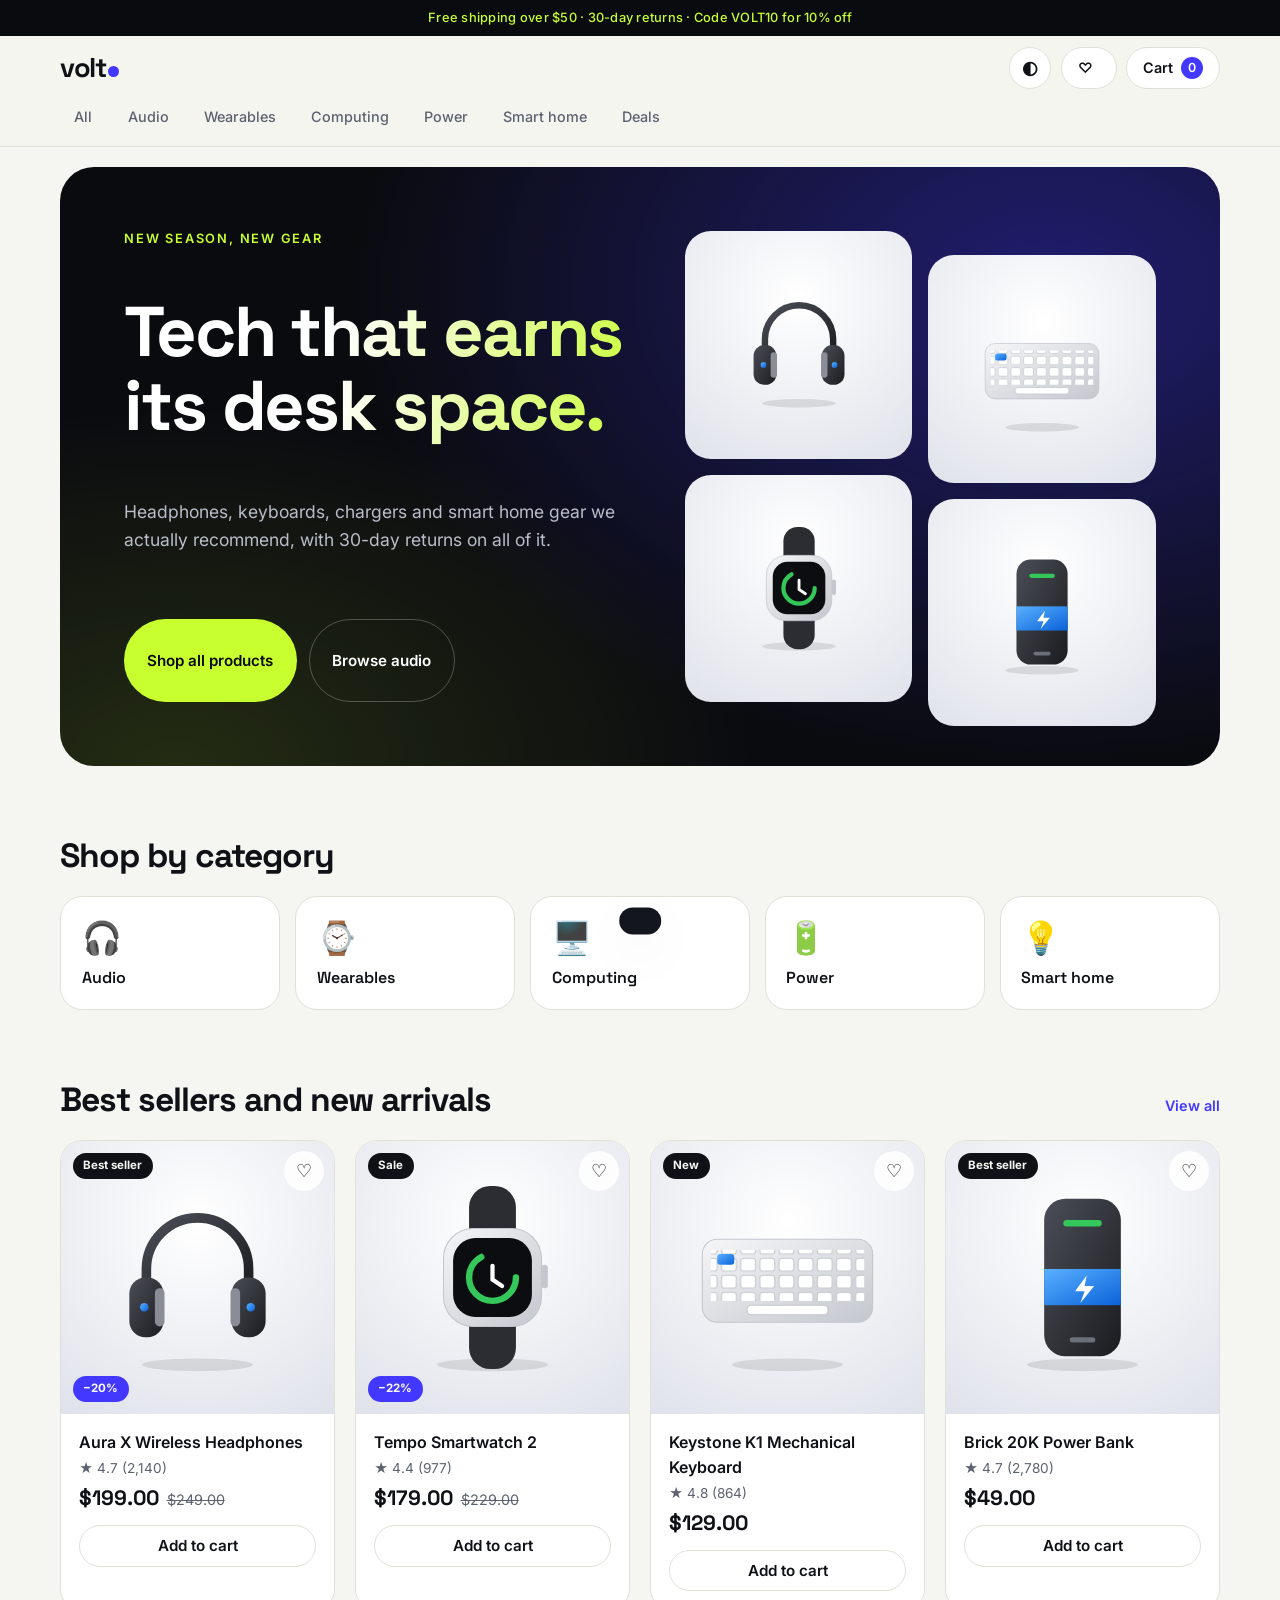
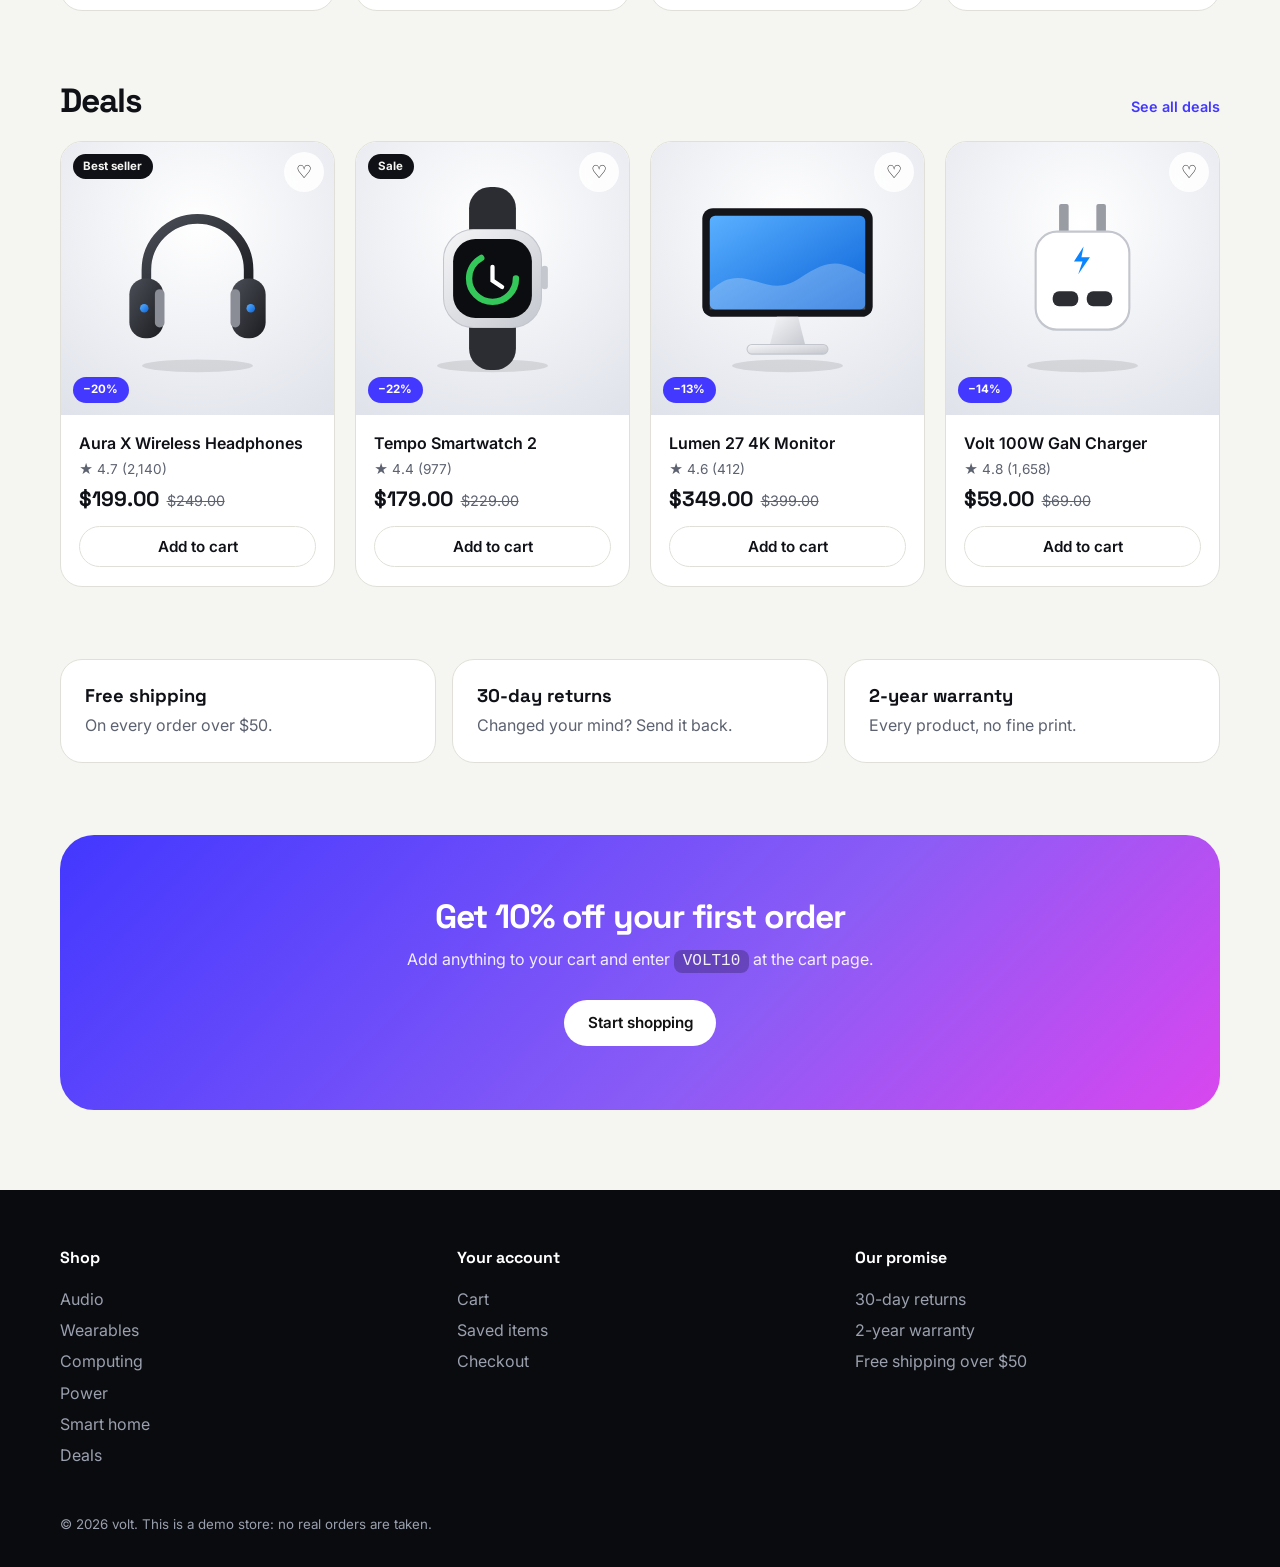
<file: index.html>
<!DOCTYPE html><html lang='en'><head><meta charset='utf-8'><meta name='viewport' content='width=device-width, initial-scale=1, viewport-fit=cover'><title>volt – Tech that earns its desk space</title><meta name='description' content='Headphones, keyboards, chargers and smart home gear we actually recommend. Free shipping over $50 and 30-day returns.'><link rel='icon' href='favicon.svg'><link rel='stylesheet' href='style.css'></head><body data-page='home'>
<div id='hdr'></div><main id='main' class='wrap'>
<section class='hero'><p class='eyebrow'>New season, new gear</p><h1>Tech that earns its desk space.</h1><p class='lede'>Headphones, keyboards, chargers and smart home gear we actually recommend, with 30-day returns on all of it.</p><div class='btns'><a class='btn acc' href='shop.html'>Shop all products</a><a class='btn ghost' href='shop.html?cat=audio'>Browse audio</a></div><div class='mosaic' id='mos'></div></section>
<section aria-labelledby='c1'><h2 id='c1'>Shop by category</h2><div class='ccats' id='cats'></div></section>
<section aria-labelledby='c2'><div class='sh'><h2 id='c2'>Best sellers and new arrivals</h2><a href='shop.html'>View all</a></div><div class='grid' id='feat'></div></section>
<section aria-labelledby='c3'><div class='sh'><h2 id='c3'>Deals</h2><a href='shop.html?cat=sale'>See all deals</a></div><div class='grid' id='deals'></div></section>
<section id='recw' hidden aria-labelledby='c4'><h2 id='c4' style='margin-bottom:1.5rem'>Recently viewed</h2><div class='grid' id='rec'></div></section>
<section class='perks' aria-label='Our promises'><div><b>Free shipping</b><p>On every order over $50.</p></div><div><b>30-day returns</b><p>Changed your mind? Send it back.</p></div><div><b>2-year warranty</b><p>Every product, no fine print.</p></div></section>
<section><div class='promo'><h2>Get 10% off your first order</h2><p>Add anything to your cart and enter <code>VOLT10</code> at the cart page.</p><div><a class='btn acc' href='shop.html'>Start shopping</a></div></div></section>
</main><div id='ftr'></div><div id='toast' role='status' aria-live='polite'></div><script src='app.js'></script></body></html>
</file>
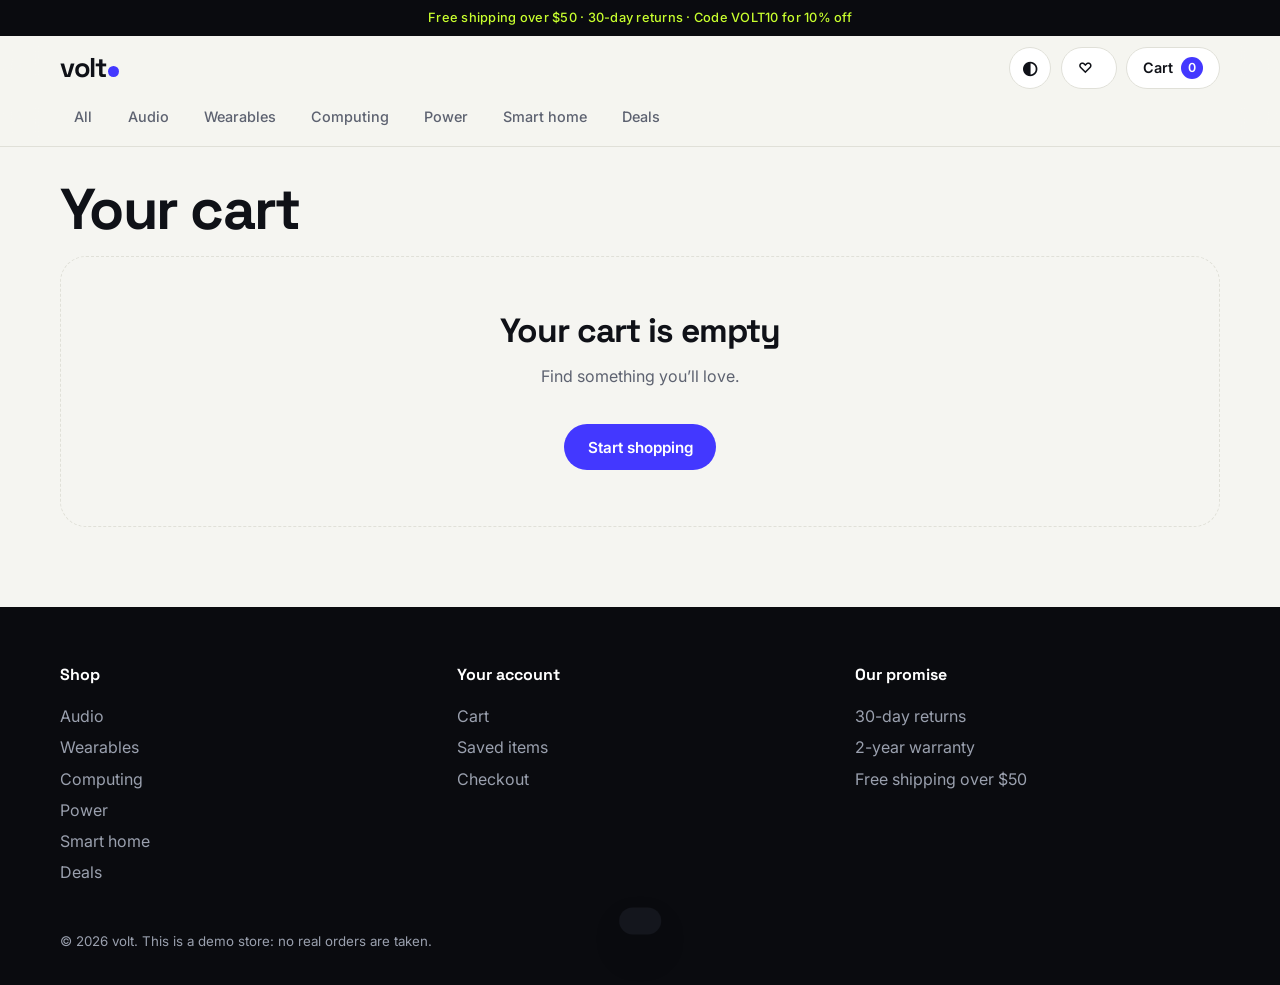
<file: cart.html>
<!DOCTYPE html><html lang='en'><head><meta charset='utf-8'><meta name='viewport' content='width=device-width, initial-scale=1, viewport-fit=cover'><title>Your cart – volt</title><link rel='icon' href='favicon.svg'><link rel='stylesheet' href='style.css'></head><body data-page='cart'>
<div id='hdr'></div><main id='main' class='wrap'>
<div class='ph'><h1>Your cart</h1></div><div id='cw'></div>
</main><div id='ftr'></div><div id='toast' role='status' aria-live='polite'></div><script src='app.js'></script></body></html>
</file>
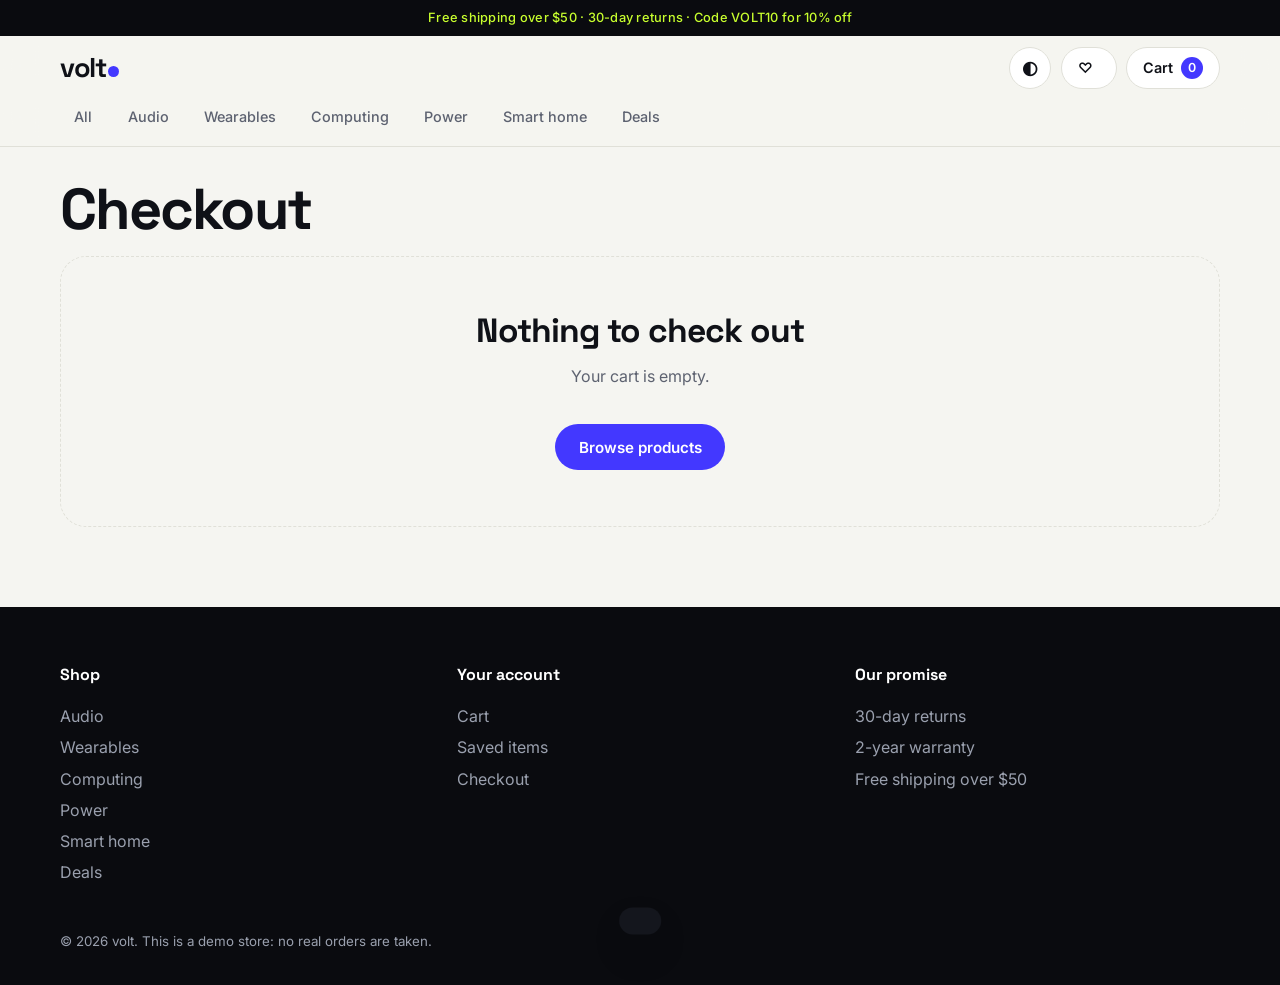
<file: checkout.html>
<!DOCTYPE html><html lang='en'><head><meta charset='utf-8'><meta name='viewport' content='width=device-width, initial-scale=1, viewport-fit=cover'><title>Checkout – volt</title><link rel='icon' href='favicon.svg'><link rel='stylesheet' href='style.css'></head><body data-page='checkout'>
<div id='hdr'></div><main id='main' class='wrap'>
<div class='ph'><h1>Checkout</h1></div>
<div id='co'><div class='cwrap'><form id='cof'><h2 style='margin-bottom:1rem'>Contact and delivery</h2>
<label>Email<input name='email' type='email' required autocomplete='email'></label>
<div class='two'><label>First name<input name='first' required autocomplete='given-name'></label><label>Last name<input name='last' required autocomplete='family-name'></label></div>
<label>Address<input name='addr' required autocomplete='street-address'></label>
<div class='two'><label>City<input name='city' required autocomplete='address-level2'></label><label>Postcode<input name='zip' required autocomplete='postal-code'></label></div>
<label>Delivery<select name='ship' id='shipsel'><option value='standard'>Standard, 3 to 5 days</option><option value='express'>Express, 1 to 2 days (+$12)</option></select></label>
<p class='note'>Demo store: we don’t take payment or ask for card details, and nothing is shipped.</p>
<button class='btn acc full' type='submit' style='margin-top:1rem'>Place demo order</button></form>
<aside class='sum'><h2>Your order</h2><div id='items'></div></aside></div></div>
</main><div id='ftr'></div><div id='toast' role='status' aria-live='polite'></div><script src='app.js'></script></body></html>
</file>
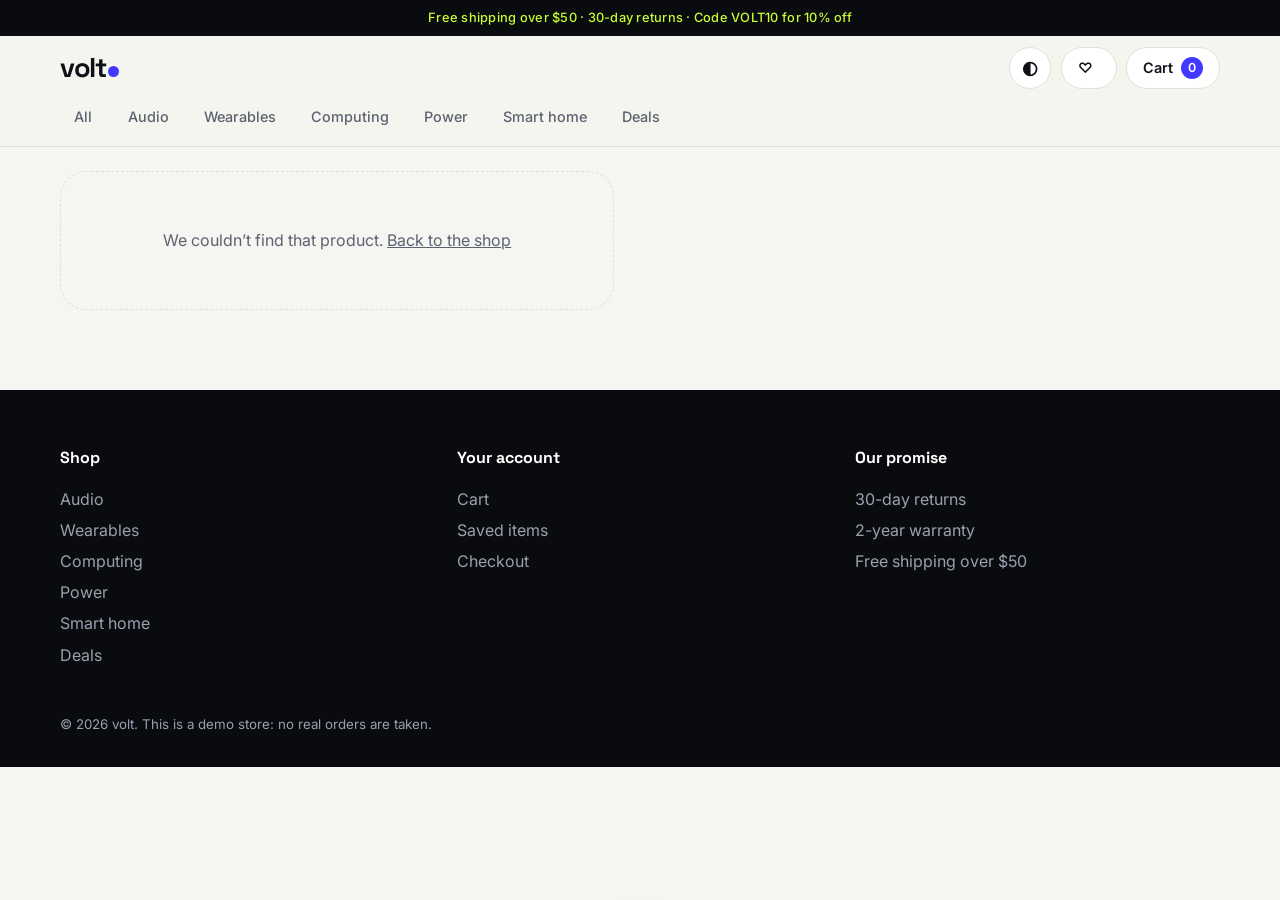
<file: product.html>
<!DOCTYPE html><html lang='en'><head><meta charset='utf-8'><meta name='viewport' content='width=device-width, initial-scale=1, viewport-fit=cover'><title>Product – volt</title><link rel='icon' href='favicon.svg'><link rel='stylesheet' href='style.css'></head><body data-page='product'>
<div id='hdr'></div><main id='main' class='wrap'>
<div class='pd' id='pd'></div>
<section id='rvw' aria-labelledby='rt'><h2 id='rt' style='margin-bottom:1.25rem'>Customer reviews</h2><div id='rv'></div></section>
<section id='relw' aria-labelledby='rl'><h2 id='rl' style='margin-bottom:1.25rem'>You might also like</h2><div class='grid' id='rel'></div></section>
<section id='recw' hidden aria-labelledby='rr'><h2 id='rr' style='margin-bottom:1.25rem'>Recently viewed</h2><div class='grid' id='rec'></div></section>
</main><div class='sbar' id='sb'></div><div id='ftr'></div><div id='toast' role='status' aria-live='polite'></div><script src='app.js'></script></body></html>
</file>
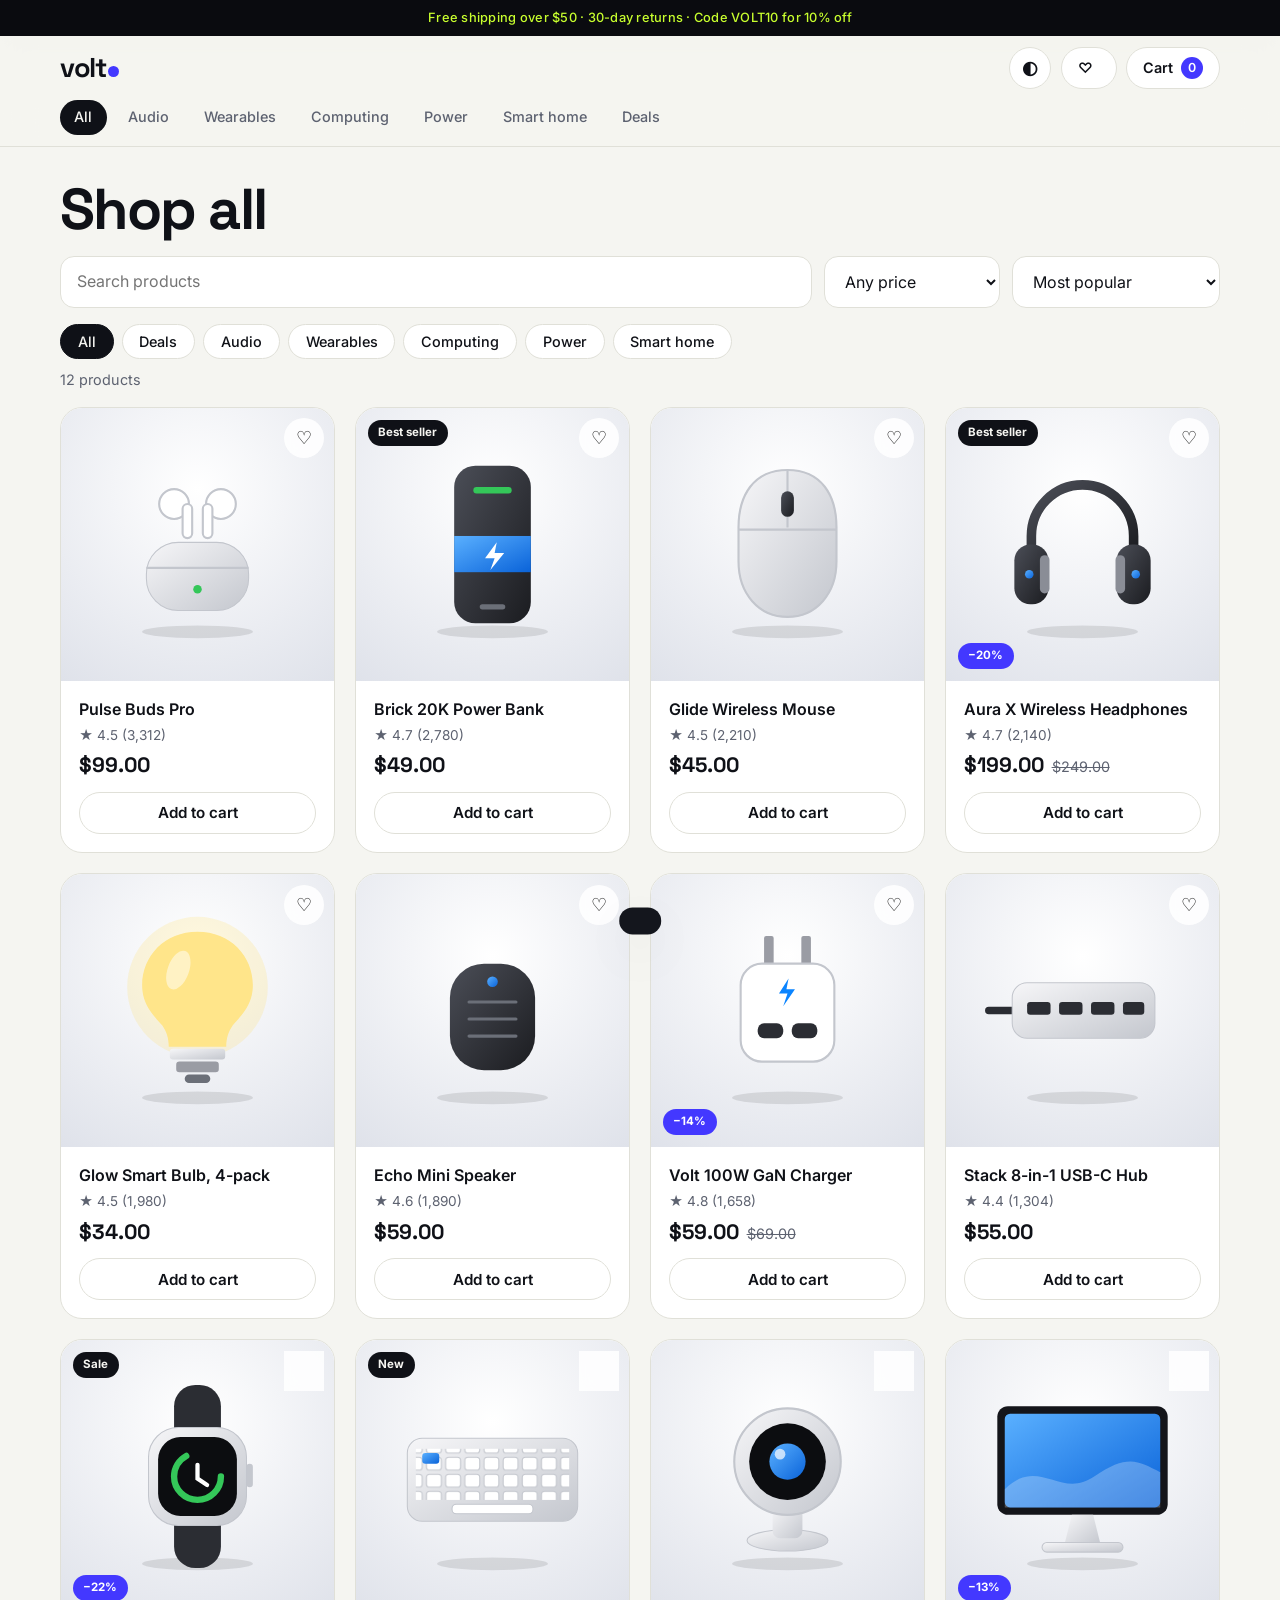
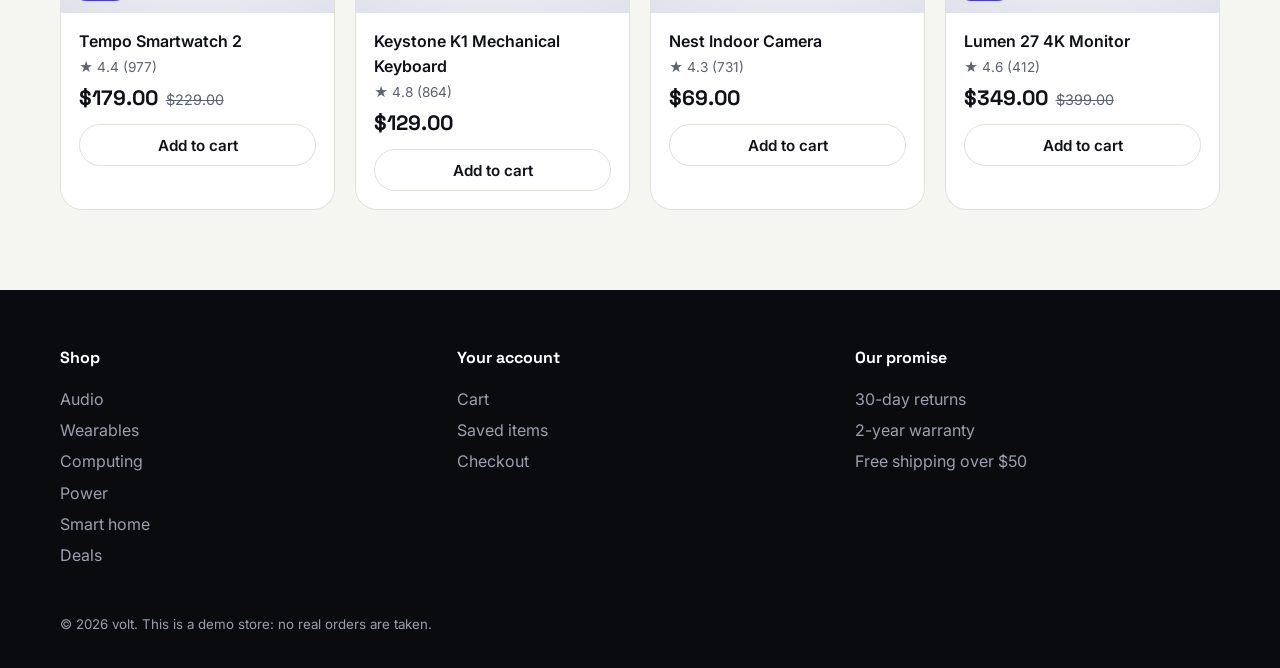
<file: shop.html>
<!DOCTYPE html><html lang='en'><head><meta charset='utf-8'><meta name='viewport' content='width=device-width, initial-scale=1, viewport-fit=cover'><title>Shop all – volt</title><meta name='description' content='Browse headphones, wearables, computing gear, power and smart home products.'><link rel='icon' href='favicon.svg'><link rel='stylesheet' href='style.css'></head><body data-page='shop'>
<div id='hdr'></div><main id='main' class='wrap'>
<div class='ph'><h1>Shop all</h1></div>
<div class='tools'><input id='q' type='search' placeholder='Search products' aria-label='Search products'><select id='price' aria-label='Maximum price' style='flex:0 1 11rem'><option value='0'>Any price</option><option value='50'>Under $50</option><option value='100'>Under $100</option><option value='200'>Under $200</option></select><select id='sort' aria-label='Sort by' style='flex:0 1 13rem'><option value='pop'>Most popular</option><option value='rate'>Top rated</option><option value='low'>Price: low to high</option><option value='high'>Price: high to low</option></select></div>
<div class='chips' id='chips' role='group' aria-label='Filter by category'></div><p class='cnt' id='count' aria-live='polite'></p>
<div class='grid' id='grid'></div>
</main><div id='ftr'></div><div id='toast' role='status' aria-live='polite'></div><script src='app.js'></script></body></html>
</file>
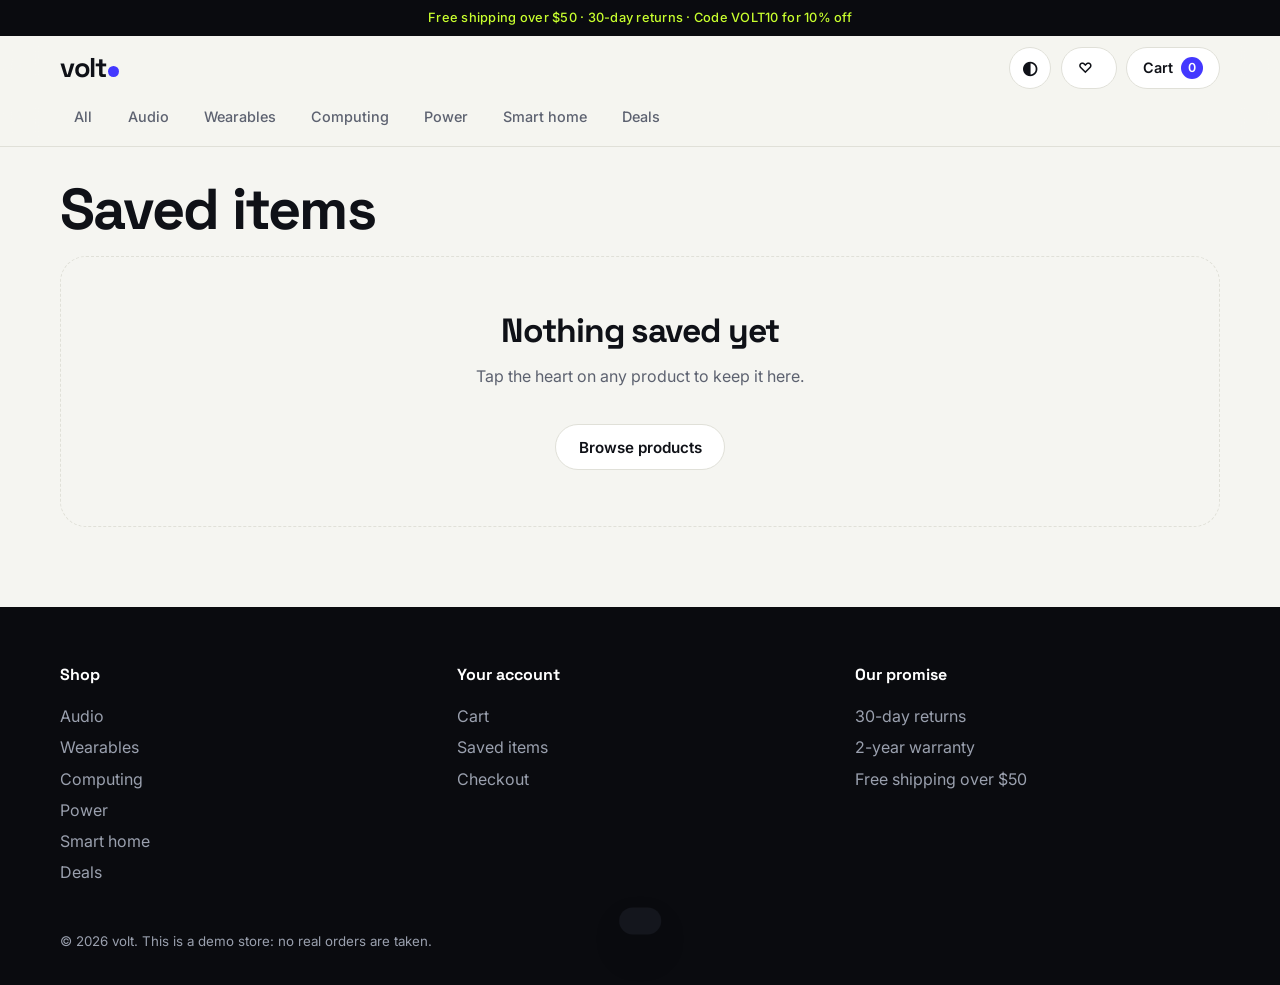
<file: wishlist.html>
<!DOCTYPE html><html lang='en'><head><meta charset='utf-8'><meta name='viewport' content='width=device-width, initial-scale=1, viewport-fit=cover'><title>Saved items – volt</title><link rel='icon' href='favicon.svg'><link rel='stylesheet' href='style.css'></head><body data-page='wish'>
<div id='hdr'></div><main id='main' class='wrap'>
<div class='ph'><h1>Saved items</h1></div><div class='grid' id='wl'></div>
</main><div id='ftr'></div><div id='toast' role='status' aria-live='polite'></div><script src='app.js'></script></body></html>
</file>
<file: style.css>
@import url('https://fonts.googleapis.com/css2?family=Space+Grotesk:wght@500;700&family=Inter:wght@400;500;600&display=swap');
:root{--bg:#f5f5f1;--s:#fff;--s2:#ebebe4;--t:#0f1117;--m:#5d6270;--l:#e0e0d8;--a:#4338ff;--on:#fff;--g:#0b8f4f;--r:#e5484d;--rad:22px;--tile:radial-gradient(circle at 50% 30%,#fff,#dfe2ea);--glass:color-mix(in srgb,var(--bg) 80%,transparent);--f:'Space Grotesk',system-ui,sans-serif}
*{box-sizing:border-box}html{scroll-behavior:smooth}
body{margin:0;background:var(--bg);color:var(--t);font:400 1rem/1.55 Inter,system-ui,-apple-system,'Segoe UI',sans-serif;-webkit-font-smoothing:antialiased}
h1,h2,h3{font-family:var(--f);letter-spacing:-.03em;line-height:1.05;margin:0}
h1{font-size:clamp(2.2rem,5vw,3.6rem)}h2{font-size:clamp(1.5rem,3vw,2.1rem)}
a{color:inherit}img,svg{display:block;max-width:100%}
:focus-visible{outline:3px solid var(--a);outline-offset:2px}
.wrap{max-width:1200px;margin:0 auto;padding:0 1.25rem}
main{padding-bottom:1rem}section{margin-top:clamp(2.5rem,6vw,4.5rem)}
.skip{position:absolute;left:-999px}.skip:focus{left:1rem;top:1rem;z-index:200;background:#fff;color:#000;padding:.5rem 1rem;border-radius:8px}
#hdr{display:contents}
.bar{background:#0a0b0f;color:#c8ff2e;text-align:center;font-size:.8rem;font-weight:500;padding:.5rem 1rem;letter-spacing:.02em}
.bar::after{content:'Free shipping over $50  ·  30-day returns  ·  Code VOLT10 for 10% off'}
#hdr>.wrap{position:sticky;top:0;z-index:50;max-width:none;padding:0;background:var(--glass);backdrop-filter:blur(16px) saturate(1.4);-webkit-backdrop-filter:blur(16px) saturate(1.4);border-bottom:1px solid var(--l)}
.top,.cats{max-width:1200px;margin:0 auto;padding:0 1.25rem}
.top{display:flex;align-items:center;gap:.6rem;height:64px}
.logo{margin-right:auto;font:700 1.7rem var(--f);letter-spacing:-.05em;text-decoration:none}
.logo i{display:inline-block;width:.4em;height:.4em;border-radius:50%;background:var(--a);margin-left:.08em}
.saved,.cart,.tg{display:inline-flex;align-items:center;gap:.45rem;height:42px;padding:0 1rem;border-radius:999px;border:1px solid var(--l);background:var(--s);color:var(--t);font:600 .9rem Inter,sans-serif;text-decoration:none;cursor:pointer;transition:transform .2s,border-color .2s}
.tg{width:42px;padding:0;justify-content:center;font-size:1.1rem}
.saved:hover,.cart:hover,.tg:hover{border-color:var(--a);transform:translateY(-1px)}
#cc,#wc:not(:empty){background:var(--a);color:var(--on);border-radius:99px;min-width:1.4rem;padding:0 .4rem;text-align:center;font-size:.78rem;line-height:1.4rem}
.cats{display:flex;gap:.4rem;overflow-x:auto;padding-bottom:.7rem;scrollbar-width:none}.cats::-webkit-scrollbar{display:none}
.cats a{white-space:nowrap;text-decoration:none;font-weight:500;font-size:.9rem;color:var(--m);padding:.4rem .9rem;border-radius:999px;transition:.2s}
.cats a:hover{color:var(--t);background:var(--s2)}.cats a[aria-current]{background:var(--t);color:var(--bg)}
.btn{display:inline-flex;align-items:center;justify-content:center;gap:.5rem;padding:.8rem 1.4rem;border-radius:999px;border:1px solid var(--l);background:var(--s);color:var(--t);font:600 .95rem Inter,sans-serif;text-decoration:none;cursor:pointer;transition:transform .2s,box-shadow .2s,background .2s}
.btn:hover{transform:translateY(-2px);box-shadow:0 10px 24px -10px #0006}.btn:active{transform:none}
.acc{background:var(--a);color:var(--on);border-color:transparent}.ghost{background:transparent}.full{width:100%}
.eyebrow{font:600 .8rem Inter,sans-serif;letter-spacing:.14em;text-transform:uppercase;color:var(--a);margin:0 0 .8rem}
.hero{--a:#c8ff2e;--on:#0a0b0f;display:grid;grid-template-columns:1.05fr .95fr;column-gap:2.5rem;align-content:center;margin-top:1.25rem;padding:clamp(1.75rem,5vw,4rem);border-radius:34px;color:#fff;overflow:hidden;position:relative;background:radial-gradient(60% 80% at 85% 20%,#4338ff66,transparent),radial-gradient(50% 60% at 10% 100%,#c8ff2e22,transparent),#0a0b0f}
.hero>*{grid-column:1;position:relative}.hero .mosaic{grid-column:2;grid-row:1/span 4}
.hero h1{font-size:clamp(2.4rem,6vw,4.4rem)}.lede{color:#b9bdca;font-size:1.1rem;max-width:34rem;margin:1.1rem 0 1.8rem}
.hero .ghost{color:#fff;border-color:#ffffff40}.btns{display:flex;gap:.75rem;flex-wrap:wrap}
.mosaic{display:grid;grid-template-columns:1fr 1fr;gap:1rem}
.mosaic a{background:var(--tile);border-radius:26px;aspect-ratio:1;padding:10%;transition:transform .4s}
.mosaic a:nth-child(even){transform:translateY(1.5rem)}.mosaic a:hover{transform:translateY(-6px) rotate(-2deg)}
.sh{display:flex;justify-content:space-between;align-items:baseline;gap:1rem;margin-bottom:1.4rem}
.sh a{font-weight:600;font-size:.9rem;color:var(--a);text-decoration:none}
.ccats{display:grid;grid-template-columns:repeat(auto-fit,minmax(150px,1fr));gap:.9rem;margin-top:1.4rem}
.ccats a{display:flex;flex-direction:column;gap:.6rem;padding:1.3rem;border-radius:var(--rad);background:var(--s);border:1px solid var(--l);text-decoration:none;font:600 1rem var(--f);transition:.25s}
.ccats span{font-size:2rem}.ccats a:hover{transform:translateY(-4px);border-color:var(--a);box-shadow:0 14px 30px -16px #0005}
.grid{display:grid;grid-template-columns:repeat(auto-fill,minmax(min(100%,230px),1fr));gap:1.25rem}
.card{position:relative;background:var(--s);border:1px solid var(--l);border-radius:var(--rad);overflow:hidden;transition:transform .3s,box-shadow .3s}
.card:hover{transform:translateY(-5px);box-shadow:0 22px 40px -24px #0007}
.tile{display:block;position:relative;aspect-ratio:1;background:var(--tile)}
.art,.photo{width:100%;height:100%;object-fit:contain;padding:11%;transition:transform .5s}.card:hover .art,.card:hover .photo{transform:scale(1.08) rotate(-2deg)}
.bdg,.off-b{position:absolute;z-index:1;left:.75rem;font-size:.72rem;font-weight:700;padding:.25rem .65rem;border-radius:999px}
.bdg{top:.75rem;background:var(--t);color:var(--bg)}.off-b{bottom:.75rem;background:var(--a);color:var(--on)}
.heart{position:absolute;top:.65rem;right:.65rem;z-index:2;width:40px;height:40px;border-radius:50%;border:0;background:#ffffffd9;backdrop-filter:blur(6px);color:#111;font-size:1.15rem;cursor:pointer;transition:transform .2s}
.heart:hover{transform:scale(1.12)}.heart[aria-pressed=true]{color:var(--r)}
.ci{padding:1rem 1.1rem 1.15rem}.cn{display:block;font-weight:600;text-decoration:none;margin-bottom:.2rem}.rt{color:var(--m);font-size:.85rem}
.pr{margin-top:.4rem}.pr b{font:700 1.3rem var(--f)}.pr s{color:var(--m);margin-left:.5rem;font-size:.9rem}
.add{width:100%;margin-top:.8rem;padding:.65rem 1rem}.add:hover{background:var(--a);color:var(--on)}
.perks{display:grid;grid-template-columns:repeat(3,1fr);gap:1rem}
.perks div{padding:1.5rem;border-radius:var(--rad);background:var(--s);border:1px solid var(--l)}.perks b{font:700 1.15rem var(--f)}.perks p{margin:.3rem 0 0;color:var(--m)}
.promo{text-align:center;color:#fff;padding:clamp(2rem,6vw,4rem);border-radius:34px;background:linear-gradient(135deg,#4338ff,#8b5cf6 60%,#d946ef)}
.promo p{margin:.8rem 0 1.6rem;opacity:.9}.promo code{background:#0004;padding:.15rem .55rem;border-radius:8px}.promo .acc{background:#fff;color:#111}
.ph{margin:2rem 0 1rem}
.tools{display:flex;gap:.75rem;flex-wrap:wrap}
input,select{font:inherit;padding:.8rem 1rem;border-radius:14px;border:1px solid var(--l);background:var(--s);color:var(--t);min-width:0}
input:focus,select:focus{outline:none;border-color:var(--a);box-shadow:0 0 0 4px color-mix(in srgb,var(--a) 22%,transparent)}
#q{flex:1 1 16rem}
.chips{display:flex;gap:.5rem;flex-wrap:wrap;margin:1rem 0 .4rem}
.chip{padding:.5rem 1.05rem;border-radius:999px;border:1px solid var(--l);background:var(--s);color:var(--t);font:500 .9rem Inter,sans-serif;cursor:pointer;transition:.2s}
.chip:hover{border-color:var(--a)}.chip[aria-pressed=true]{background:var(--t);color:var(--bg);border-color:var(--t)}
.cnt{color:var(--m);font-size:.9rem;margin:.6rem 0 1rem}
.pd{display:grid;grid-template-columns:1fr 1fr;gap:clamp(1.5rem,4vw,3.5rem);margin-top:1.5rem}
.big{position:sticky;top:110px;align-self:start;aspect-ratio:1;border-radius:32px;background:var(--tile);overflow:hidden}.big .art,.big .photo{padding:13%}
.pd h1{font-size:clamp(1.9rem,4vw,2.8rem);margin:.4rem 0 1rem}
.price{display:flex;align-items:center;gap:.8rem;flex-wrap:wrap;margin-bottom:1rem}.price b{font:700 2.2rem var(--f)}.price s{color:var(--m)}
.save{background:color-mix(in srgb,var(--g) 16%,transparent);color:var(--g);font-weight:600;font-size:.85rem;padding:.25rem .7rem;border-radius:999px}
.specs{list-style:none;padding:0;margin:1.2rem 0;display:grid;gap:.5rem}.specs li{padding-left:1.7rem;position:relative}.specs li::before{content:'✓';position:absolute;left:0;color:var(--a);font-weight:700}
.stock{font-weight:600;color:var(--g)}.stock::before{content:'●';margin-right:.4rem}.stock.low{color:var(--r)}
.buy{display:flex;gap:.8rem;margin:1.2rem 0;flex-wrap:wrap}.buy .btn{flex:1;min-width:10rem}
.qty{display:inline-flex;align-items:center;border:1px solid var(--l);border-radius:999px;background:var(--s)}
.qty button{width:42px;height:42px;border:0;background:none;color:var(--t);font-size:1.2rem;cursor:pointer;border-radius:50%}.qty button:hover{background:var(--s2)}.qty span{min-width:1.8rem;text-align:center;font-weight:600}
.eta,.ship{margin:.4rem 0;padding:.8rem 1rem;border-radius:14px;background:var(--s);border:1px solid var(--l);font-size:.9rem}.ship{color:var(--m)}
.rvg{display:grid;grid-template-columns:minmax(220px,300px) 1fr;gap:2rem}.avg b{font:700 3.6rem var(--f);display:block;line-height:1}
.bar5{display:grid;grid-template-columns:2.2rem 1fr 2.6rem;gap:.5rem;align-items:center;font-size:.85rem;color:var(--m);margin-top:.4rem}
.bar5 i{height:8px;border-radius:99px;background:var(--s2);position:relative;overflow:hidden}.bar5 i::after{content:'';position:absolute;inset:0 auto 0 0;width:var(--w);background:var(--a);border-radius:99px}
.rev{padding:1.1rem 1.2rem;border:1px solid var(--l);border-radius:18px;background:var(--s);margin-bottom:.75rem}.rev p{margin:.4rem 0 0}.st{color:#f5a623;margin-right:.5rem}
.sbar{position:fixed;left:0;right:0;bottom:0;z-index:40;display:flex;justify-content:space-between;align-items:center;gap:1rem;padding:.8rem 1.25rem calc(.8rem + env(safe-area-inset-bottom));background:var(--glass);backdrop-filter:blur(16px);border-top:1px solid var(--l);transform:translateY(110%);transition:transform .35s}
.sbar.on{transform:none}body.hasbar{padding-bottom:5rem}
.cwrap{display:grid;grid-template-columns:1fr 390px;gap:2rem;align-items:start}
.prog{padding:1.1rem 1.3rem;border-radius:18px;background:var(--s);border:1px solid var(--l);margin-bottom:1rem}.prog p{margin:0 0 .6rem;font-weight:500}
.tr{height:8px;background:var(--s2);border-radius:99px;overflow:hidden}.fl{height:100%;background:var(--a);border-radius:99px;transition:width .5s}
.line{display:grid;grid-template-columns:88px 1fr auto;gap:1rem;align-items:center;padding:.9rem;border:1px solid var(--l);border-radius:20px;background:var(--s);margin-bottom:.75rem}
.line a{font-weight:600;text-decoration:none;display:block;margin-bottom:.5rem}.mt{background:var(--tile);border-radius:14px;aspect-ratio:1}.mt .art{padding:6%}
.lt{font:700 1.1rem var(--f);text-align:right}.rm{background:none;border:0;color:var(--m);text-decoration:underline;cursor:pointer;font:inherit;font-size:.85rem;margin-top:.4rem}
.sum{background:var(--s);border:1px solid var(--l);border-radius:26px;padding:1.5rem;position:sticky;top:120px}.sum h2{margin-bottom:1rem;font-size:1.4rem}
.sr{display:flex;justify-content:space-between;gap:1rem;padding:.35rem 0}.off{color:var(--g)}.tot{border-top:1px solid var(--l);margin-top:.5rem;padding-top:.9rem;font:700 1.2rem var(--f)}
.pc{display:flex;gap:.5rem;margin-top:1rem}.pc input{flex:1}.note{font-size:.85rem;color:var(--m)}
#cof{background:var(--s);border:1px solid var(--l);border-radius:26px;padding:1.5rem}#cof label{display:block;font-weight:600;font-size:.88rem;margin-bottom:.9rem}#cof input,#cof select{width:100%;margin-top:.35rem;font-weight:400}
.two{display:grid;grid-template-columns:1fr 1fr;gap:1rem}
.ok{text-align:center;max-width:34rem;margin:3rem auto}.ok h1{margin:.4rem 0 1rem}.ok p{color:var(--m)}.ok .btn{margin-top:1.2rem}
.empty{text-align:center;padding:3.5rem 1rem;border:1px dashed var(--l);border-radius:26px;color:var(--m)}.empty h1,.empty h2{color:var(--t);margin-bottom:.6rem}.empty .btn{margin-top:1.2rem}
.foot{margin-top:5rem;background:#0a0b0f;color:#9aa0ae;padding:3.5rem 0 2rem}
.fg{display:grid;grid-template-columns:repeat(3,1fr);gap:2rem;margin-bottom:2.5rem}.fg b{display:block;color:#fff;font-family:var(--f);margin-bottom:.8rem}.fg a{display:block;color:#9aa0ae;text-decoration:none;padding:.2rem 0}.fg a:hover{color:#c8ff2e}
#toast{position:fixed;left:50%;bottom:1.25rem;z-index:100;display:flex;gap:1rem;align-items:center;max-width:calc(100% - 2rem);padding:.85rem 1.3rem;border-radius:999px;background:#14161d;color:#fff;font-weight:500;box-shadow:0 18px 40px -12px #0008;transform:translate(-50%,200%);transition:transform .4s cubic-bezier(.2,1.2,.3,1)}
#toast.on{transform:translate(-50%,0)}#toast a{color:#c8ff2e;font-weight:600;white-space:nowrap}
@media(max-width:860px){.hero,.pd,.cwrap,.rvg{grid-template-columns:1fr}.hero .mosaic{grid-column:1;grid-row:auto;margin-top:2rem}.big,.sum{position:static}.perks,.fg{grid-template-columns:1fr}}
@media(max-width:520px){.grid{grid-template-columns:1fr 1fr;gap:.75rem}.ci{padding:.8rem}.line{grid-template-columns:70px 1fr auto}.two{grid-template-columns:1fr}.saved{padding:0 .8rem}.bar::after{content:'Free shipping over $50  ·  Code VOLT10'}}
</file>
